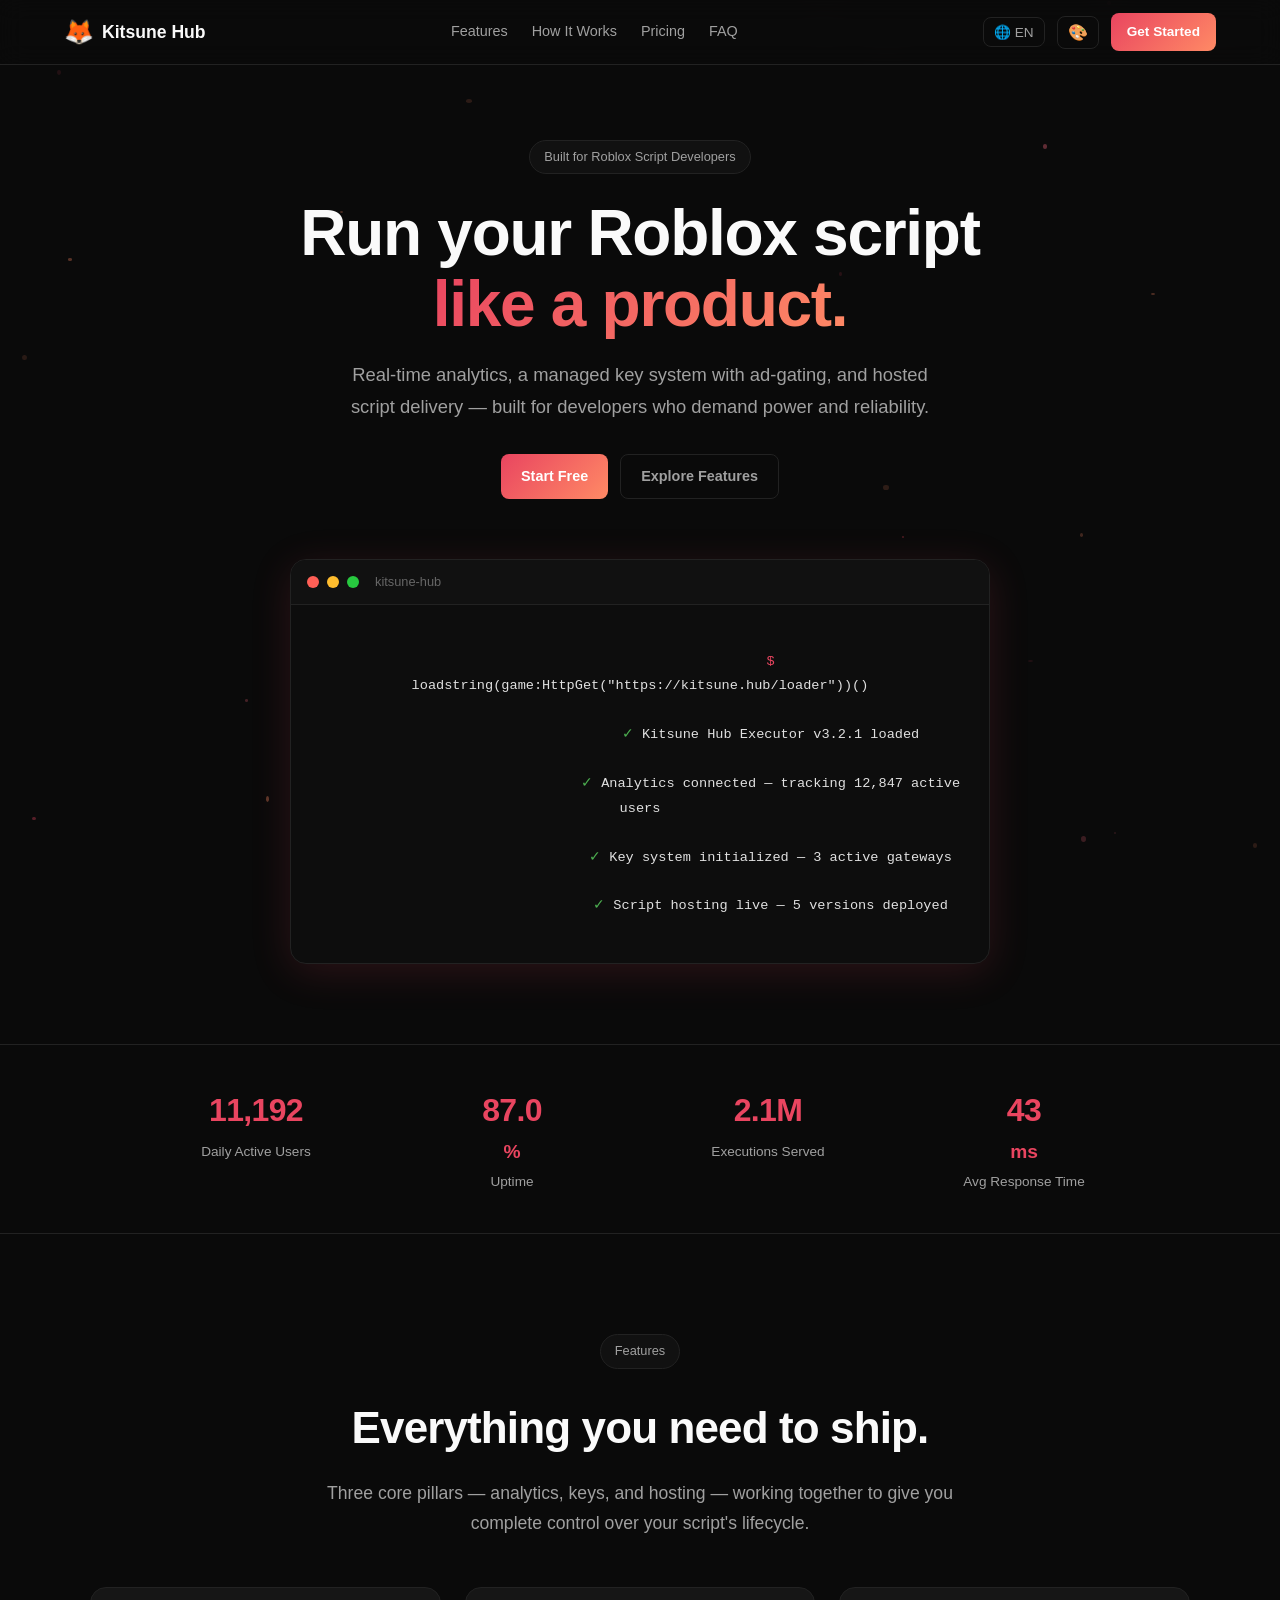
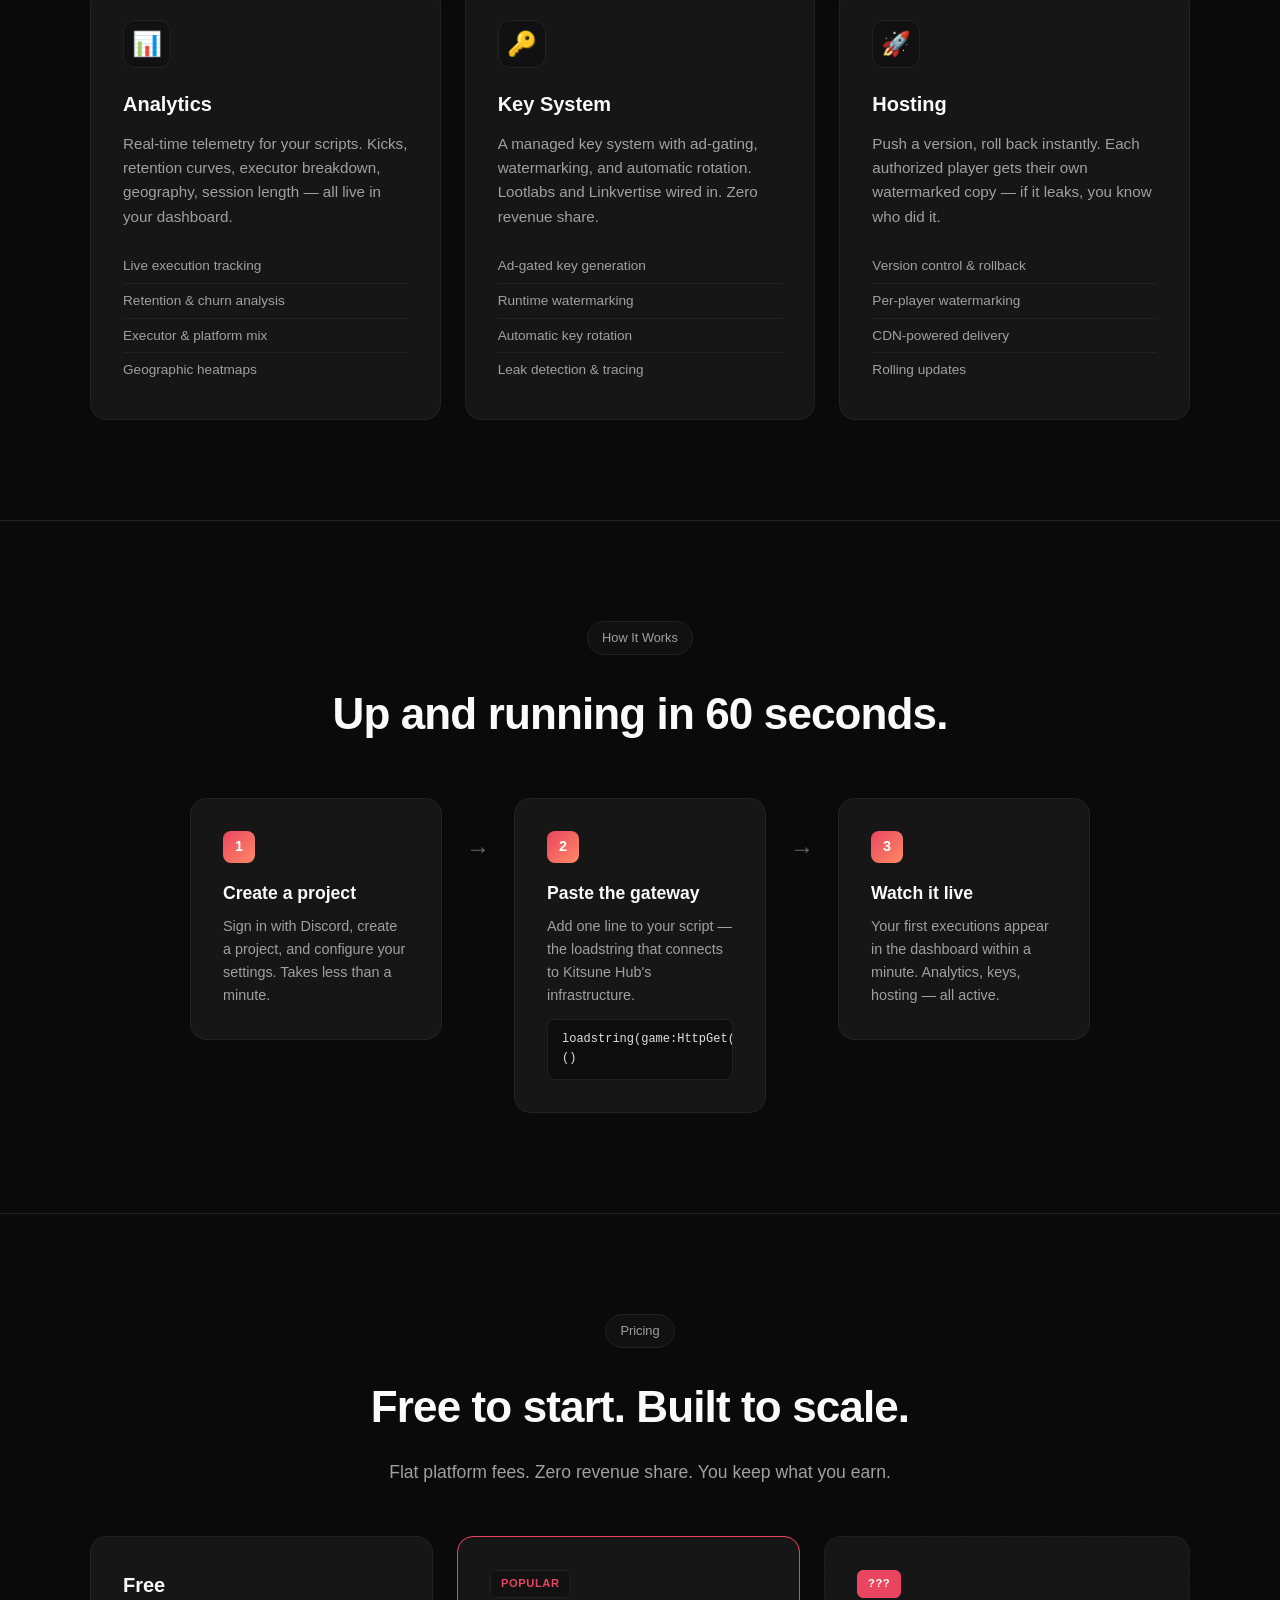
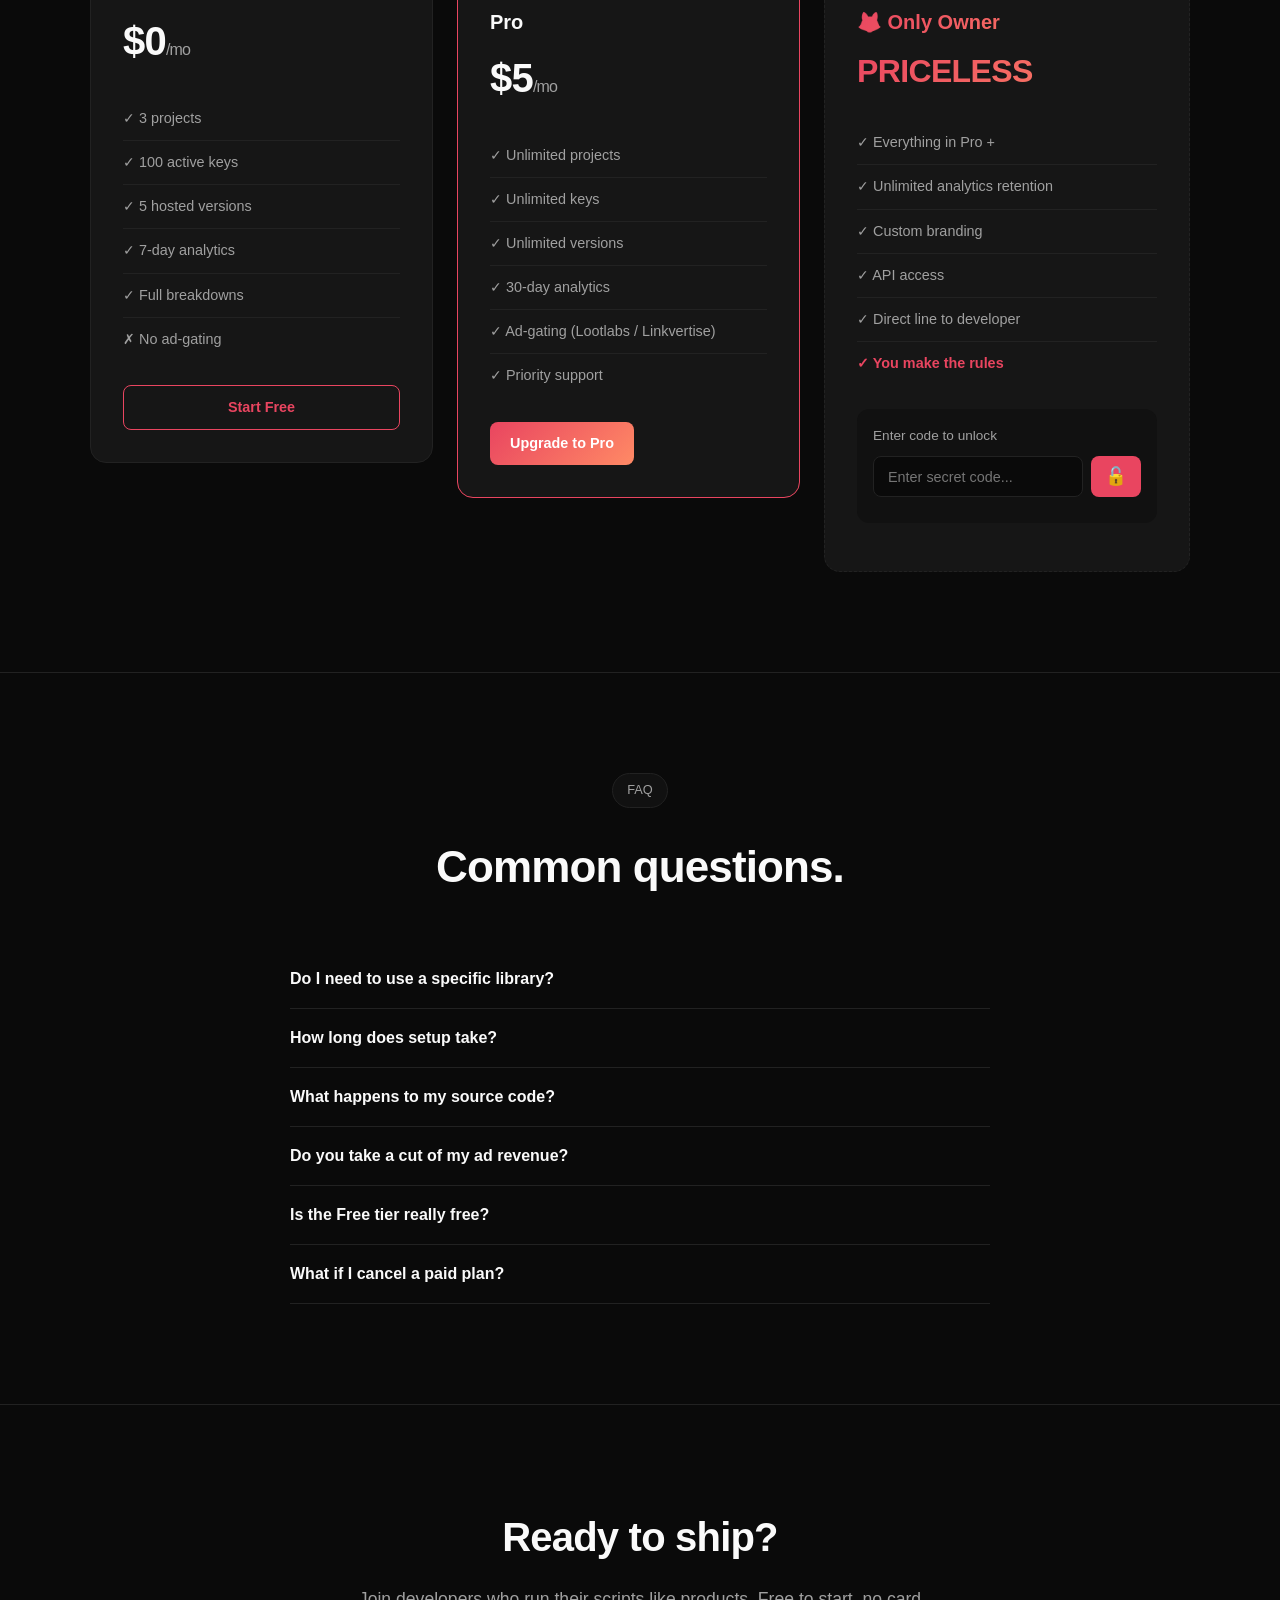
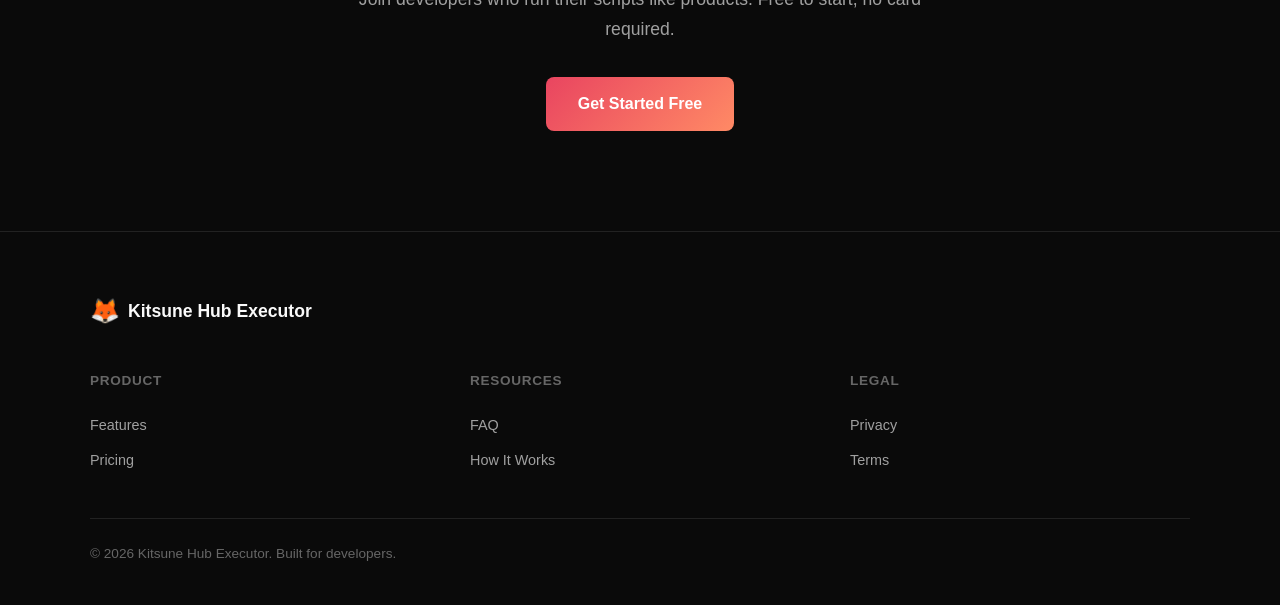
<file: index.html>
<!DOCTYPE html>
<html lang="en" data-theme="kitsune">
<head>
    <meta charset="UTF-8">
    <meta name="viewport" content="width=device-width, initial-scale=1.0">
    <title>Kitsune Hub Executor — Analytics, Keys & Hosting for Roblox Scripts</title>
    <meta name="description" content="Run your Roblox script like a product. Real-time analytics, managed key system with ad-gating, and hosted script delivery — built for developers who demand power." />
    <link rel="stylesheet" href="css/style.css">
</head>
<body>
    <div id="particles"></div>

    <header class="header">
        <div class="header-inner">
            <a href="#" class="logo">
                <span class="logo-icon">🦊</span>
                <span class="logo-text">Kitsune Hub</span>
            </a>
            <nav class="nav">
                <a href="#features" data-i18n="nav_features">Features</a>
                <a href="#how-it-works" data-i18n="nav_how">How It Works</a>
                <a href="#pricing" data-i18n="nav_pricing">Pricing</a>
                <a href="#faq" data-i18n="nav_faq">FAQ</a>
            </nav>
            <div class="header-actions">
                <div class="lang-selector">
                    <button class="lang-btn" id="langToggle">🌐 EN</button>
                    <div class="lang-dropdown" id="langDropdown">
                        <button class="lang-option" data-lang="en">🇺🇸 English</button>
                        <button class="lang-option" data-lang="id">🇮🇩 Indonesia</button>
                        <button class="lang-option" data-lang="ja">🇯🇵 日本語</button>
                        <button class="lang-option" data-lang="es">🇪🇸 Español</button>
                        <button class="lang-option" data-lang="ko">🇰🇷 한국어</button>
                    </div>
                </div>
                <button class="theme-btn" id="themeToggle">🎨</button>
                <a href="#pricing" class="btn btn-sm btn-primary" data-i18n="header_cta">Get Started</a>
            </div>
        </div>
    </header>

    <div class="theme-panel" id="themePanel">
        <h3 data-i18n="theme_title">Choose Theme</h3>
        <div class="theme-options">
            <button class="theme-option" data-theme="kitsune">
                <div class="theme-preview" style="background: linear-gradient(135deg, #0a0a0a, #e94560);"></div>
                <span data-i18n="theme_kitsune">Kitsune Default</span>
            </button>
            <button class="theme-option" data-theme="minimalist">
                <div class="theme-preview" style="background: #fff; border: 2px solid #333;"></div>
                <span data-i18n="theme_minimalist">Minimalist</span>
            </button>
            <button class="theme-option" data-theme="midnight">
                <div class="theme-preview" style="background: #0f0f23; border: 2px solid #00d4ff;"></div>
                <span data-i18n="theme_midnight">Midnight Blue</span>
            </button>
            <button class="theme-option" data-theme="forest">
                <div class="theme-preview" style="background: #0a1a0a; border: 2px solid #00ff88;"></div>
                <span data-i18n="theme_forest">Forest</span>
            </button>
        </div>
    </div>

    <main>
        <section class="hero">
            <div class="hero-inner">
                <div class="badge" data-i18n="hero_badge">Built for Roblox Script Developers</div>
                <h1 class="hero-title">
                    <span data-i18n="hero_title_1">Run your Roblox script</span><br>
                    <span class="gradient-text" data-i18n="hero_title_2">like a product.</span>
                </h1>
                <p class="hero-subtitle" data-i18n="hero_subtitle">Real-time analytics, a managed key system with ad-gating, and hosted script delivery — built for developers who demand power and reliability.</p>
                <div class="hero-actions">
                    <a href="#pricing" class="btn btn-primary" data-i18n="hero_btn_start">Start Free</a>
                    <a href="#features" class="btn btn-ghost" data-i18n="hero_btn_explore">Explore Features</a>
                </div>
                <div class="hero-visual">
                    <div class="terminal">
                        <div class="terminal-header">
                            <span class="dot red"></span>
                            <span class="dot yellow"></span>
                            <span class="dot green"></span>
                            <span class="terminal-title">kitsune-hub</span>
                        </div>
                        <div class="terminal-body">
                            <code>
                                <span class="prompt">$</span> loadstring(game:HttpGet("https://kitsune.hub/loader"))()<br>
                                <span class="success">✓</span> Kitsune Hub Executor v3.2.1 loaded<br>
                                <span class="success">✓</span> Analytics connected — tracking 12,847 active users<br>
                                <span class="success">✓</span> Key system initialized — 3 active gateways<br>
                                <span class="success">✓</span> Script hosting live — 5 versions deployed
                            </code>
                        </div>
                    </div>
                </div>
            </div>
        </section>

        <section class="stats">
            <div class="stats-inner">
                <div class="stat">
                    <span class="stat-number" data-count="12847">0</span>
                    <span class="stat-label" data-i18n="stat_daily">Daily Active Users</span>
                </div>
                <div class="stat">
                    <span class="stat-number" data-count="99.9">0</span><span class="stat-suffix">%</span>
                    <span class="stat-label" data-i18n="stat_uptime">Uptime</span>
                </div>
                <div class="stat">
                    <span class="stat-number" data-count="2400000">0</span>
                    <span class="stat-label" data-i18n="stat_executions">Executions Served</span>
                </div>
                <div class="stat">
                    <span class="stat-number" data-count="50">0</span><span class="stat-suffix">ms</span>
                    <span class="stat-label" data-i18n="stat_latency">Avg Response Time</span>
                </div>
            </div>
        </section>

        <section id="features" class="features">
            <div class="section-header">
                <div class="badge" data-i18n="features_badge">Features</div>
                <h2 class="section-title" data-i18n="features_title">Everything you need to ship.</h2>
                <p class="section-subtitle" data-i18n="features_subtitle">Three core pillars — analytics, keys, and hosting — working together to give you complete control over your script's lifecycle.</p>
            </div>
            <div class="features-grid">
                <div class="feature-card">
                    <div class="feature-icon-wrap">
                        <div class="feature-icon">📊</div>
                    </div>
                    <h3 data-i18n="f1_title">Analytics</h3>
                    <p data-i18n="f1_desc">Real-time telemetry for your scripts. Kicks, retention curves, executor breakdown, geography, session length — all live in your dashboard.</p>
                    <ul class="feature-list">
                        <li data-i18n="f1_l1">Live execution tracking</li>
                        <li data-i18n="f1_l2">Retention & churn analysis</li>
                        <li data-i18n="f1_l3">Executor & platform mix</li>
                        <li data-i18n="f1_l4">Geographic heatmaps</li>
                    </ul>
                </div>
                <div class="feature-card">
                    <div class="feature-icon-wrap">
                        <div class="feature-icon">🔑</div>
                    </div>
                    <h3 data-i18n="f2_title">Key System</h3>
                    <p data-i18n="f2_desc">A managed key system with ad-gating, watermarking, and automatic rotation. Lootlabs and Linkvertise wired in. Zero revenue share.</p>
                    <ul class="feature-list">
                        <li data-i18n="f2_l1">Ad-gated key generation</li>
                        <li data-i18n="f2_l2">Runtime watermarking</li>
                        <li data-i18n="f2_l3">Automatic key rotation</li>
                        <li data-i18n="f2_l4">Leak detection & tracing</li>
                    </ul>
                </div>
                <div class="feature-card">
                    <div class="feature-icon-wrap">
                        <div class="feature-icon">🚀</div>
                    </div>
                    <h3 data-i18n="f3_title">Hosting</h3>
                    <p data-i18n="f3_desc">Push a version, roll back instantly. Each authorized player gets their own watermarked copy — if it leaks, you know who did it.</p>
                    <ul class="feature-list">
                        <li data-i18n="f3_l1">Version control & rollback</li>
                        <li data-i18n="f3_l2">Per-player watermarking</li>
                        <li data-i18n="f3_l3">CDN-powered delivery</li>
                        <li data-i18n="f3_l4">Rolling updates</li>
                    </ul>
                </div>
            </div>
        </section>

        <section id="how-it-works" class="how-it-works">
            <div class="section-header">
                <div class="badge" data-i18n="how_badge">How It Works</div>
                <h2 class="section-title" data-i18n="how_title">Up and running in 60 seconds.</h2>
            </div>
            <div class="steps">
                <div class="step">
                    <div class="step-number">1</div>
                    <h3 data-i18n="step1_title">Create a project</h3>
                    <p data-i18n="step1_desc">Sign in with Discord, create a project, and configure your settings. Takes less than a minute.</p>
                </div>
                <div class="step-arrow">→</div>
                <div class="step">
                    <div class="step-number">2</div>
                    <h3 data-i18n="step2_title">Paste the gateway</h3>
                    <p data-i18n="step2_desc">Add one line to your script — the loadstring that connects to Kitsune Hub's infrastructure.</p>
                    <code class="step-code">loadstring(game:HttpGet("https://kitsune.hub/gateway/YOUR_PROJECT_ID"))()</code>
                </div>
                <div class="step-arrow">→</div>
                <div class="step">
                    <div class="step-number">3</div>
                    <h3 data-i18n="step3_title">Watch it live</h3>
                    <p data-i18n="step3_desc">Your first executions appear in the dashboard within a minute. Analytics, keys, hosting — all active.</p>
                </div>
            </div>
        </section>

        <section id="pricing" class="pricing">
            <div class="section-header">
                <div class="badge" data-i18n="pricing_badge">Pricing</div>
                <h2 class="section-title" data-i18n="pricing_title">Free to start. Built to scale.</h2>
                <p class="section-subtitle" data-i18n="pricing_subtitle">Flat platform fees. Zero revenue share. You keep what you earn.</p>
            </div>
            <div class="pricing-grid">
                <div class="pricing-card">
                    <div class="plan-header">
                        <h3 data-i18n="plan_free_name">Free</h3>
                        <div class="price">$0<span data-i18n="price_mo">/mo</span></div>
                    </div>
                    <ul class="plan-features">
                        <li data-i18n="plan_free_f1">✓ 3 projects</li>
                        <li data-i18n="plan_free_f2">✓ 100 active keys</li>
                        <li data-i18n="plan_free_f3">✓ 5 hosted versions</li>
                        <li data-i18n="plan_free_f4">✓ 7-day analytics</li>
                        <li data-i18n="plan_free_f5">✓ Full breakdowns</li>
                        <li data-i18n="plan_free_f6">✗ No ad-gating</li>
                    </ul>
                    <a href="#" class="btn btn-outline" data-i18n="plan_free_btn">Start Free</a>
                </div>

                <div class="pricing-card featured">
                    <div class="plan-header">
                        <div class="popular-badge" data-i18n="popular">POPULAR</div>
                        <h3 data-i18n="plan_pro_name">Pro</h3>
                        <div class="price">$5<span data-i18n="price_mo2">/mo</span></div>
                    </div>
                    <ul class="plan-features">
                        <li data-i18n="plan_pro_f1">✓ Unlimited projects</li>
                        <li data-i18n="plan_pro_f2">✓ Unlimited keys</li>
                        <li data-i18n="plan_pro_f3">✓ Unlimited versions</li>
                        <li data-i18n="plan_pro_f4">✓ 30-day analytics</li>
                        <li data-i18n="plan_pro_f5">✓ Ad-gating (Lootlabs / Linkvertise)</li>
                        <li data-i18n="plan_pro_f6">✓ Priority support</li>
                    </ul>
                    <a href="#" class="btn btn-primary" data-i18n="plan_pro_btn">Upgrade to Pro</a>
                </div>

                <div class="pricing-card secret" id="onlyOwner">
                    <div class="plan-header">
                        <div class="popular-badge hidden" data-i18n="plan_owner_badge">???</div>
                        <h3 class="owner-title">🦊 <span data-i18n="plan_owner_name">Only Owner</span></h3>
                        <div class="price owner-price" data-i18n="plan_owner_price">PRICELESS</div>
                    </div>
                    <ul class="plan-features">
                        <li data-i18n="plan_owner_f1">✓ Everything in Pro +</li>
                        <li data-i18n="plan_owner_f2">✓ Unlimited analytics retention</li>
                        <li data-i18n="plan_owner_f3">✓ Custom branding</li>
                        <li data-i18n="plan_owner_f4">✓ API access</li>
                        <li data-i18n="plan_owner_f5">✓ Direct line to developer</li>
                        <li class="secret-feature" data-i18n="plan_owner_f6">✓ You make the rules</li>
                    </ul>
                    <div class="secret-unlock" id="secretUnlock">
                        <p data-i18n="secret_prompt">Enter code to unlock</p>
                        <div class="code-input-container">
                            <input type="password" id="secretCode" data-i18n-placeholder="secret_placeholder" placeholder="Enter secret code...">
                            <button id="unlockBtn">🔓</button>
                        </div>
                        <p class="unlock-error" id="unlockError"></p>
                    </div>
                    <button class="btn btn-owner" id="ownerBtn" style="display: none;" data-i18n="plan_owner_btn">I am the Owner</button>
                </div>
            </div>
        </section>

        <section id="faq" class="faq">
            <div class="section-header">
                <div class="badge" data-i18n="faq_badge">FAQ</div>
                <h2 class="section-title" data-i18n="faq_title">Common questions.</h2>
            </div>
            <div class="faq-list">
                <div class="faq-item">
                    <button class="faq-question" data-i18n="faq1_q">Do I need to use a specific library? <span class="faq-toggle">+</span></button>
                    <div class="faq-answer" data-i18n="faq1_a">Yes. Your script needs to include the Kitsune Hub gateway loadstring. It's a single line — drop it in and you're connected to the full platform.</div>
                </div>
                <div class="faq-item">
                    <button class="faq-question" data-i18n="faq2_q">How long does setup take? <span class="faq-toggle">+</span></button>
                    <div class="faq-answer" data-i18n="faq2_a">About 60 seconds. Create a project, paste the gateway into your script. Your first executions appear in the dashboard within a minute.</div>
                </div>
                <div class="faq-item">
                    <button class="faq-question" data-i18n="faq3_q">What happens to my source code? <span class="faq-toggle">+</span></button>
                    <div class="faq-answer" data-i18n="faq3_a">Your source isn't public. Each authorized player runs a uniquely watermarked copy at runtime — if a script ever leaks, the watermark traces it back to whoever shared it.</div>
                </div>
                <div class="faq-item">
                    <button class="faq-question" data-i18n="faq4_q">Do you take a cut of my ad revenue? <span class="faq-toggle">+</span></button>
                    <div class="faq-answer" data-i18n="faq4_a">Zero. You bring your own Lootlabs or Linkvertise API keys and the revenue lands in your account, not ours. We charge a flat platform fee on Pro — Free is, well, free.</div>
                </div>
                <div class="faq-item">
                    <button class="faq-question" data-i18n="faq5_q">Is the Free tier really free? <span class="faq-toggle">+</span></button>
                    <div class="faq-answer" data-i18n="faq5_a">Yes, and there's no card required. 3 projects, 100 active keys, 5 hosted versions, 7-day analytics with full breakdowns.</div>
                </div>
                <div class="faq-item">
                    <button class="faq-question" data-i18n="faq6_q">What if I cancel a paid plan? <span class="faq-toggle">+</span></button>
                    <div class="faq-answer" data-i18n="faq6_a">You keep all your data. Paid features downgrade to Free limits at the end of your billing period. Nothing is deleted, and you can re-upgrade anytime.</div>
                </div>
            </div>
        </section>

        <section class="cta">
            <div class="cta-inner">
                <h2 data-i18n="cta_title">Ready to ship?</h2>
                <p data-i18n="cta_subtitle">Join developers who run their scripts like products. Free to start, no card required.</p>
                <a href="#pricing" class="btn btn-primary btn-lg" data-i18n="cta_btn">Get Started Free</a>
            </div>
        </section>
    </main>

    <footer class="footer">
        <div class="footer-inner">
            <div class="footer-brand">
                <span class="logo-icon">🦊</span>
                <span class="logo-text">Kitsune Hub Executor</span>
            </div>
            <div class="footer-links">
                <div class="footer-col">
                    <h4 data-i18n="footer_product">Product</h4>
                    <a href="#features" data-i18n="nav_features">Features</a>
                    <a href="#pricing" data-i18n="nav_pricing">Pricing</a>
                </div>
                <div class="footer-col">
                    <h4 data-i18n="footer_resources">Resources</h4>
                    <a href="#faq" data-i18n="nav_faq">FAQ</a>
                    <a href="#how-it-works" data-i18n="nav_how">How It Works</a>
                </div>
                <div class="footer-col">
                    <h4 data-i18n="footer_legal">Legal</h4>
                    <a href="#" data-i18n="footer_privacy">Privacy</a>
                    <a href="#" data-i18n="footer_terms">Terms</a>
                </div>
            </div>
            <div class="footer-bottom">
                <p data-i18n="footer_copy">&copy; 2026 Kitsune Hub Executor. Built for developers.</p>
            </div>
        </div>
    </footer>

    <script src="js/script.js"></script>
</body>
</html>
</file>
<file: css/style.css>
:root {
    --transition: 0.25s ease;
    --radius: 12px;
    --radius-lg: 16px;
    --font-mono: 'Cascadia Code', 'Fira Code', 'JetBrains Mono', monospace;
}

[data-theme="kitsune"] {
    --bg: #0a0a0a;
    --bg-elevated: #111111;
    --bg-card: #161616;
    --bg-card-hover: #1c1c1c;
    --text: #fafafa;
    --text-secondary: #a0a0a0;
    --text-muted: #666666;
    --accent: #e94560;
    --accent-hover: #ff6b81;
    --border: #222222;
    --border-light: #2a2a2a;
    --gradient: linear-gradient(135deg, #e94560, #ff8a65);
    --shadow: 0 4px 24px rgba(0, 0, 0, 0.4);
    --shadow-lg: 0 8px 40px rgba(233, 69, 96, 0.15);
    --owner-glow: rgba(233, 69, 96, 0.6);
    --terminal-bg: #0d0d0d;
    --terminal-text: #e0e0e0;
    --terminal-success: #4caf50;
    --terminal-prompt: #e94560;
}

[data-theme="minimalist"] {
    --bg: #ffffff;
    --bg-elevated: #f5f5f5;
    --bg-card: #ffffff;
    --bg-card-hover: #f0f0f0;
    --text: #1a1a1a;
    --text-secondary: #666666;
    --text-muted: #999999;
    --accent: #1a1a1a;
    --accent-hover: #333333;
    --border: #e5e5e5;
    --border-light: #f0f0f0;
    --gradient: linear-gradient(135deg, #333, #666);
    --shadow: 0 4px 24px rgba(0, 0, 0, 0.08);
    --shadow-lg: 0 8px 40px rgba(0, 0, 0, 0.12);
    --owner-glow: rgba(51, 51, 51, 0.4);
    --terminal-bg: #f8f8f8;
    --terminal-text: #333;
    --terminal-success: #2e7d32;
    --terminal-prompt: #333;
}

[data-theme="midnight"] {
    --bg: #0a0f1a;
    --bg-elevated: #0d1525;
    --bg-card: #111b30;
    --bg-card-hover: #162040;
    --text: #e8ecf1;
    --text-secondary: #8899aa;
    --text-muted: #556677;
    --accent: #00d4ff;
    --accent-hover: #33ddff;
    --border: #1a2a45;
    --border-light: #223355;
    --gradient: linear-gradient(135deg, #00d4ff, #7c3aed);
    --shadow: 0 4px 24px rgba(0, 0, 0, 0.5);
    --shadow-lg: 0 8px 40px rgba(0, 212, 255, 0.15);
    --owner-glow: rgba(0, 212, 255, 0.6);
    --terminal-bg: #0a0f1a;
    --terminal-text: #c8d8e8;
    --terminal-success: #00ff88;
    --terminal-prompt: #00d4ff;
}

[data-theme="forest"] {
    --bg: #0a1a0a;
    --bg-elevated: #0d220d;
    --bg-card: #112811;
    --bg-card-hover: #163316;
    --text: #e0f0e0;
    --text-secondary: #88aa88;
    --text-muted: #557755;
    --accent: #00ff88;
    --accent-hover: #33ff99;
    --border: #1a331a;
    --border-light: #224422;
    --gradient: linear-gradient(135deg, #00ff88, #00cc66);
    --shadow: 0 4px 24px rgba(0, 0, 0, 0.5);
    --shadow-lg: 0 8px 40px rgba(0, 255, 136, 0.15);
    --owner-glow: rgba(0, 255, 136, 0.6);
    --terminal-bg: #0a1a0a;
    --terminal-text: #c0e8c0;
    --terminal-success: #00ff88;
    --terminal-prompt: #00ff88;
}

* { margin: 0; padding: 0; box-sizing: border-box; }

html { scroll-behavior: smooth; }

body {
    font-family: -apple-system, BlinkMacSystemFont, 'Segoe UI', Roboto, 'Inter', sans-serif;
    background: var(--bg);
    color: var(--text);
    line-height: 1.6;
    transition: background var(--transition), color var(--transition);
    overflow-x: hidden;
    -webkit-font-smoothing: antialiased;
}

#particles {
    position: fixed;
    inset: 0;
    pointer-events: none;
    z-index: 0;
}

.header {
    position: fixed;
    top: 0;
    left: 0;
    right: 0;
    z-index: 1000;
    background: rgba(10, 10, 10, 0.8);
    backdrop-filter: blur(12px);
    border-bottom: 1px solid var(--border);
    transition: background var(--transition);
}

.header-inner {
    max-width: 1200px;
    margin: 0 auto;
    padding: 0 24px;
    height: 64px;
    display: flex;
    align-items: center;
    justify-content: space-between;
}

.logo {
    display: flex;
    align-items: center;
    gap: 8px;
    text-decoration: none;
    color: var(--text);
    font-weight: 700;
    font-size: 1.1rem;
}

.logo-icon { font-size: 1.5rem; }

.nav {
    display: flex;
    gap: 24px;
}

.nav a {
    color: var(--text-secondary);
    text-decoration: none;
    font-size: 0.9rem;
    font-weight: 500;
    transition: color var(--transition);
}

.nav a:hover { color: var(--text); }

.header-actions {
    display: flex;
    align-items: center;
    gap: 12px;
}

.lang-selector { position: relative; }

.lang-btn {
    background: none;
    border: 1px solid var(--border);
    border-radius: 8px;
    padding: 6px 10px;
    cursor: pointer;
    font-size: 0.85rem;
    color: var(--text-secondary);
    transition: all var(--transition);
}

.lang-btn:hover {
    border-color: var(--accent);
    color: var(--accent);
}

.lang-dropdown {
    position: absolute;
    top: calc(100% + 8px);
    right: 0;
    background: var(--bg-card);
    border: 1px solid var(--border);
    border-radius: var(--radius);
    padding: 6px;
    box-shadow: var(--shadow);
    display: none;
    min-width: 150px;
    z-index: 1001;
}

.lang-dropdown.active { display: block; }

.lang-option {
    display: block;
    width: 100%;
    padding: 8px 12px;
    background: none;
    border: none;
    border-radius: 8px;
    cursor: pointer;
    color: var(--text-secondary);
    text-align: left;
    font-size: 0.85rem;
    transition: all var(--transition);
}

.lang-option:hover,
.lang-option.active {
    background: var(--bg-elevated);
    color: var(--accent);
}

.theme-btn {
    background: none;
    border: 1px solid var(--border);
    border-radius: 8px;
    padding: 6px 10px;
    cursor: pointer;
    font-size: 1rem;
    transition: all var(--transition);
}

.theme-btn:hover {
    border-color: var(--accent);
}

.theme-panel {
    position: fixed;
    top: 76px;
    right: 24px;
    background: var(--bg-card);
    border: 1px solid var(--border);
    border-radius: var(--radius);
    padding: 16px;
    box-shadow: var(--shadow);
    display: none;
    z-index: 999;
    min-width: 200px;
}

.theme-panel.active { display: block; }

.theme-panel h3 {
    font-size: 0.85rem;
    color: var(--text-secondary);
    margin-bottom: 12px;
    font-weight: 600;
    text-transform: uppercase;
    letter-spacing: 0.05em;
}

.theme-options {
    display: grid;
    grid-template-columns: 1fr 1fr;
    gap: 8px;
}

.theme-option {
    display: flex;
    flex-direction: column;
    align-items: center;
    gap: 6px;
    padding: 10px;
    background: var(--bg-elevated);
    border: 1px solid var(--border);
    border-radius: 8px;
    cursor: pointer;
    transition: all var(--transition);
    color: var(--text-secondary);
    font-size: 0.75rem;
}

.theme-option:hover,
.theme-option.active {
    border-color: var(--accent);
    color: var(--accent);
}

.theme-preview {
    width: 32px;
    height: 32px;
    border-radius: 6px;
}

.btn {
    display: inline-flex;
    align-items: center;
    justify-content: center;
    padding: 10px 20px;
    border-radius: 8px;
    font-weight: 600;
    font-size: 0.9rem;
    text-decoration: none;
    border: none;
    cursor: pointer;
    transition: all var(--transition);
    white-space: nowrap;
}

.btn-sm { padding: 8px 16px; font-size: 0.85rem; }

.btn-primary {
    background: var(--gradient);
    color: #fff;
}

.btn-primary:hover {
    transform: translateY(-1px);
    box-shadow: var(--shadow-lg);
}

.btn-ghost {
    background: transparent;
    color: var(--text-secondary);
    border: 1px solid var(--border);
}

.btn-ghost:hover {
    border-color: var(--text-secondary);
    color: var(--text);
}

.btn-outline {
    background: transparent;
    color: var(--accent);
    border: 1px solid var(--accent);
    width: 100%;
}

.btn-outline:hover {
    background: var(--accent);
    color: #fff;
}

.btn-lg { padding: 14px 32px; font-size: 1rem; }

.btn-owner {
    width: 100%;
    background: var(--gradient);
    color: #fff;
    position: relative;
    overflow: hidden;
}

.btn-owner:hover {
    box-shadow: 0 0 30px var(--owner-glow);
}

main { position: relative; z-index: 1; }

.hero {
    padding: 140px 24px 80px;
    text-align: center;
}

.hero-inner {
    max-width: 800px;
    margin: 0 auto;
}

.badge {
    display: inline-block;
    padding: 6px 14px;
    background: var(--bg-elevated);
    border: 1px solid var(--border);
    border-radius: 20px;
    font-size: 0.8rem;
    color: var(--text-secondary);
    font-weight: 500;
    margin-bottom: 24px;
}

.hero-title {
    font-size: clamp(2.5rem, 6vw, 4rem);
    font-weight: 800;
    line-height: 1.1;
    margin-bottom: 20px;
    letter-spacing: -0.02em;
}

.gradient-text {
    background: var(--gradient);
    -webkit-background-clip: text;
    -webkit-text-fill-color: transparent;
    background-clip: text;
}

.hero-subtitle {
    font-size: 1.15rem;
    color: var(--text-secondary);
    max-width: 600px;
    margin: 0 auto 32px;
    line-height: 1.7;
}

.hero-actions {
    display: flex;
    gap: 12px;
    justify-content: center;
    flex-wrap: wrap;
}

.hero-visual {
    margin-top: 60px;
    max-width: 700px;
    margin-left: auto;
    margin-right: auto;
}

.terminal {
    background: var(--terminal-bg);
    border: 1px solid var(--border);
    border-radius: var(--radius-lg);
    overflow: hidden;
    box-shadow: var(--shadow-lg);
}

.terminal-header {
    display: flex;
    align-items: center;
    gap: 8px;
    padding: 12px 16px;
    background: var(--bg-elevated);
    border-bottom: 1px solid var(--border);
}

.dot {
    width: 12px;
    height: 12px;
    border-radius: 50%;
}

.dot.red { background: #ff5f56; }
.dot.yellow { background: #ffbd2e; }
.dot.green { background: #27c93f; }

.terminal-title {
    margin-left: 8px;
    font-size: 0.8rem;
    color: var(--text-muted);
    font-weight: 500;
}

.terminal-body {
    padding: 20px;
    font-family: var(--font-mono);
    font-size: 0.85rem;
    line-height: 1.8;
    color: var(--terminal-text);
}

.terminal-body code {
    font-family: inherit;
    white-space: pre-wrap;
}

.terminal-body .prompt { color: var(--terminal-prompt); }
.terminal-body .success { color: var(--terminal-success); }

.stats {
    padding: 40px 24px;
    border-top: 1px solid var(--border);
    border-bottom: 1px solid var(--border);
}

.stats-inner {
    max-width: 1000px;
    margin: 0 auto;
    display: grid;
    grid-template-columns: repeat(4, 1fr);
    gap: 24px;
    text-align: center;
}

.stat-number {
    display: block;
    font-size: 2rem;
    font-weight: 800;
    color: var(--accent);
    letter-spacing: -0.02em;
}

.stat-suffix {
    font-size: 1.2rem;
    font-weight: 700;
    color: var(--accent);
}

.stat-label {
    display: block;
    font-size: 0.85rem;
    color: var(--text-secondary);
    margin-top: 4px;
}

.section-header {
    text-align: center;
    max-width: 700px;
    margin: 0 auto 48px;
}

.section-title {
    font-size: clamp(2rem, 4vw, 2.75rem);
    font-weight: 800;
    margin-bottom: 16px;
    letter-spacing: -0.02em;
}

.section-subtitle {
    font-size: 1.1rem;
    color: var(--text-secondary);
    line-height: 1.7;
}

.features {
    padding: 100px 24px;
}

.features-grid {
    max-width: 1100px;
    margin: 0 auto;
    display: grid;
    grid-template-columns: repeat(3, 1fr);
    gap: 24px;
}

.feature-card {
    background: var(--bg-card);
    border: 1px solid var(--border);
    border-radius: var(--radius-lg);
    padding: 32px;
    transition: all var(--transition);
}

.feature-card:hover {
    background: var(--bg-card-hover);
    border-color: var(--border-light);
    transform: translateY(-4px);
    box-shadow: var(--shadow-lg);
}

.feature-icon-wrap {
    width: 48px;
    height: 48px;
    display: flex;
    align-items: center;
    justify-content: center;
    background: var(--bg-elevated);
    border: 1px solid var(--border);
    border-radius: 12px;
    margin-bottom: 20px;
}

.feature-icon { font-size: 1.5rem; }

.feature-card h3 {
    font-size: 1.25rem;
    font-weight: 700;
    margin-bottom: 12px;
}

.feature-card p {
    color: var(--text-secondary);
    font-size: 0.95rem;
    line-height: 1.6;
    margin-bottom: 20px;
}

.feature-list {
    list-style: none;
}

.feature-list li {
    padding: 6px 0;
    font-size: 0.85rem;
    color: var(--text-secondary);
    border-bottom: 1px solid var(--border);
}

.feature-list li:last-child { border-bottom: none; }

.how-it-works {
    padding: 100px 24px;
    border-top: 1px solid var(--border);
}

.steps {
    max-width: 900px;
    margin: 0 auto;
    display: flex;
    align-items: flex-start;
    gap: 24px;
    flex-wrap: wrap;
    justify-content: center;
}

.step {
    flex: 1;
    min-width: 250px;
    background: var(--bg-card);
    border: 1px solid var(--border);
    border-radius: var(--radius-lg);
    padding: 32px;
    position: relative;
}

.step-number {
    width: 32px;
    height: 32px;
    background: var(--gradient);
    border-radius: 8px;
    display: flex;
    align-items: center;
    justify-content: center;
    font-weight: 800;
    font-size: 0.9rem;
    color: #fff;
    margin-bottom: 16px;
}

.step h3 {
    font-size: 1.1rem;
    font-weight: 700;
    margin-bottom: 8px;
}

.step p {
    color: var(--text-secondary);
    font-size: 0.9rem;
    line-height: 1.6;
}

.step-arrow {
    font-size: 1.5rem;
    color: var(--text-muted);
    padding-top: 32px;
}

.step-code {
    display: block;
    margin-top: 12px;
    padding: 10px 14px;
    background: var(--terminal-bg);
    border: 1px solid var(--border);
    border-radius: 8px;
    font-family: var(--font-mono);
    font-size: 0.75rem;
    color: var(--terminal-text);
    overflow-x: auto;
}

.pricing {
    padding: 100px 24px;
    border-top: 1px solid var(--border);
}

.pricing-grid {
    max-width: 1100px;
    margin: 0 auto;
    display: grid;
    grid-template-columns: repeat(3, 1fr);
    gap: 24px;
    align-items: start;
}

.pricing-card {
    background: var(--bg-card);
    border: 1px solid var(--border);
    border-radius: var(--radius-lg);
    padding: 32px;
    transition: all var(--transition);
}

.pricing-card:hover {
    transform: translateY(-4px);
    box-shadow: var(--shadow-lg);
}

.pricing-card.featured {
    border-color: var(--accent);
    position: relative;
}

.pricing-card.featured::before {
    content: '';
    position: absolute;
    inset: -1px;
    border-radius: var(--radius-lg);
    background: var(--gradient);
    z-index: -1;
    opacity: 0.15;
}

.pricing-card.secret {
    border-style: dashed;
}

.pricing-card.secret.unlocked {
    border-style: solid;
    border-color: var(--accent);
    box-shadow: 0 0 30px var(--owner-glow);
}

.plan-header { margin-bottom: 24px; }

.plan-header h3 {
    font-size: 1.25rem;
    font-weight: 700;
    margin-bottom: 8px;
}

.owner-title {
    background: var(--gradient);
    -webkit-background-clip: text;
    -webkit-text-fill-color: transparent;
    background-clip: text;
}

.popular-badge {
    display: inline-block;
    padding: 4px 10px;
    background: var(--bg-elevated);
    border: 1px solid var(--border);
    border-radius: 6px;
    font-size: 0.7rem;
    font-weight: 700;
    letter-spacing: 0.05em;
    color: var(--accent);
    margin-bottom: 8px;
}

.popular-badge.hidden {
    background: var(--accent);
    color: #fff;
    border-color: var(--accent);
}

.price {
    font-size: 2.5rem;
    font-weight: 800;
    letter-spacing: -0.02em;
}

.price span {
    font-size: 1rem;
    font-weight: 500;
    color: var(--text-secondary);
}

.owner-price {
    background: var(--gradient);
    -webkit-background-clip: text;
    -webkit-text-fill-color: transparent;
    background-clip: text;
    font-size: 2rem;
}

.plan-features {
    list-style: none;
    margin-bottom: 24px;
}

.plan-features li {
    padding: 10px 0;
    font-size: 0.9rem;
    color: var(--text-secondary);
    border-bottom: 1px solid var(--border);
}

.plan-features li:last-child { border-bottom: none; }

.secret-feature {
    color: var(--accent) !important;
    font-weight: 600;
}

.secret-unlock {
    margin-bottom: 16px;
    padding: 16px;
    background: var(--bg-elevated);
    border-radius: var(--radius);
}

.secret-unlock p {
    font-size: 0.85rem;
    color: var(--text-secondary);
    margin-bottom: 10px;
}

.code-input-container {
    display: flex;
    gap: 8px;
}

.code-input-container input {
    flex: 1;
    padding: 10px 14px;
    background: var(--bg);
    border: 1px solid var(--border);
    border-radius: 8px;
    color: var(--text);
    font-size: 0.9rem;
    transition: border-color var(--transition);
}

.code-input-container input:focus {
    outline: none;
    border-color: var(--accent);
}

#unlockBtn {
    padding: 10px 14px;
    background: var(--accent);
    border: none;
    border-radius: 8px;
    cursor: pointer;
    font-size: 1.1rem;
    transition: all var(--transition);
}

#unlockBtn:hover { transform: scale(1.05); }

.unlock-error {
    color: #e74c3c !important;
    margin-top: 8px;
    font-size: 0.8rem;
    font-weight: 500;
}

.faq {
    padding: 100px 24px;
    border-top: 1px solid var(--border);
}

.faq-list {
    max-width: 700px;
    margin: 0 auto;
}

.faq-item {
    border-bottom: 1px solid var(--border);
}

.faq-question {
    width: 100%;
    padding: 20px 0;
    background: none;
    border: none;
    color: var(--text);
    font-size: 1rem;
    font-weight: 600;
    text-align: left;
    cursor: pointer;
    display: flex;
    justify-content: space-between;
    align-items: center;
    transition: color var(--transition);
}

.faq-question:hover { color: var(--accent); }

.faq-toggle {
    font-size: 1.2rem;
    font-weight: 300;
    color: var(--text-muted);
    transition: transform var(--transition);
}

.faq-item.active .faq-toggle { transform: rotate(45deg); }

.faq-answer {
    max-height: 0;
    overflow: hidden;
    transition: max-height 0.3s ease, padding 0.3s ease;
    color: var(--text-secondary);
    font-size: 0.95rem;
    line-height: 1.7;
}

.faq-item.active .faq-answer {
    max-height: 200px;
    padding-bottom: 20px;
}

.cta {
    padding: 100px 24px;
    border-top: 1px solid var(--border);
    text-align: center;
}

.cta-inner {
    max-width: 600px;
    margin: 0 auto;
}

.cta h2 {
    font-size: 2.5rem;
    font-weight: 800;
    margin-bottom: 16px;
    letter-spacing: -0.02em;
}

.cta p {
    color: var(--text-secondary);
    font-size: 1.1rem;
    margin-bottom: 32px;
    line-height: 1.7;
}

.footer {
    padding: 60px 24px 40px;
    border-top: 1px solid var(--border);
}

.footer-inner {
    max-width: 1100px;
    margin: 0 auto;
}

.footer-brand {
    display: flex;
    align-items: center;
    gap: 8px;
    font-weight: 700;
    font-size: 1.1rem;
    margin-bottom: 40px;
}

.footer-links {
    display: grid;
    grid-template-columns: repeat(3, 1fr);
    gap: 40px;
    margin-bottom: 40px;
}

.footer-col h4 {
    font-size: 0.85rem;
    font-weight: 600;
    text-transform: uppercase;
    letter-spacing: 0.05em;
    color: var(--text-muted);
    margin-bottom: 16px;
}

.footer-col a {
    display: block;
    color: var(--text-secondary);
    text-decoration: none;
    font-size: 0.9rem;
    padding: 6px 0;
    transition: color var(--transition);
}

.footer-col a:hover { color: var(--text); }

.footer-bottom {
    padding-top: 24px;
    border-top: 1px solid var(--border);
}

.footer-bottom p {
    font-size: 0.85rem;
    color: var(--text-muted);
}

@media (max-width: 900px) {
    .nav { display: none; }
    
    .stats-inner {
        grid-template-columns: repeat(2, 1fr);
    }
    
    .features-grid,
    .pricing-grid {
        grid-template-columns: 1fr;
        max-width: 400px;
        margin-left: auto;
        margin-right: auto;
    }
    
    .step-arrow { display: none; }
    
    .footer-links {
        grid-template-columns: 1fr;
        gap: 24px;
    }
}

@media (max-width: 600px) {
    .header-inner { height: 56px; }
    .hero { padding: 120px 16px 60px; }
    .stats-inner { grid-template-columns: repeat(2, 1fr); gap: 16px; }
    .stat-number { font-size: 1.5rem; }
    .theme-panel { right: 12px; }
}
</file>
